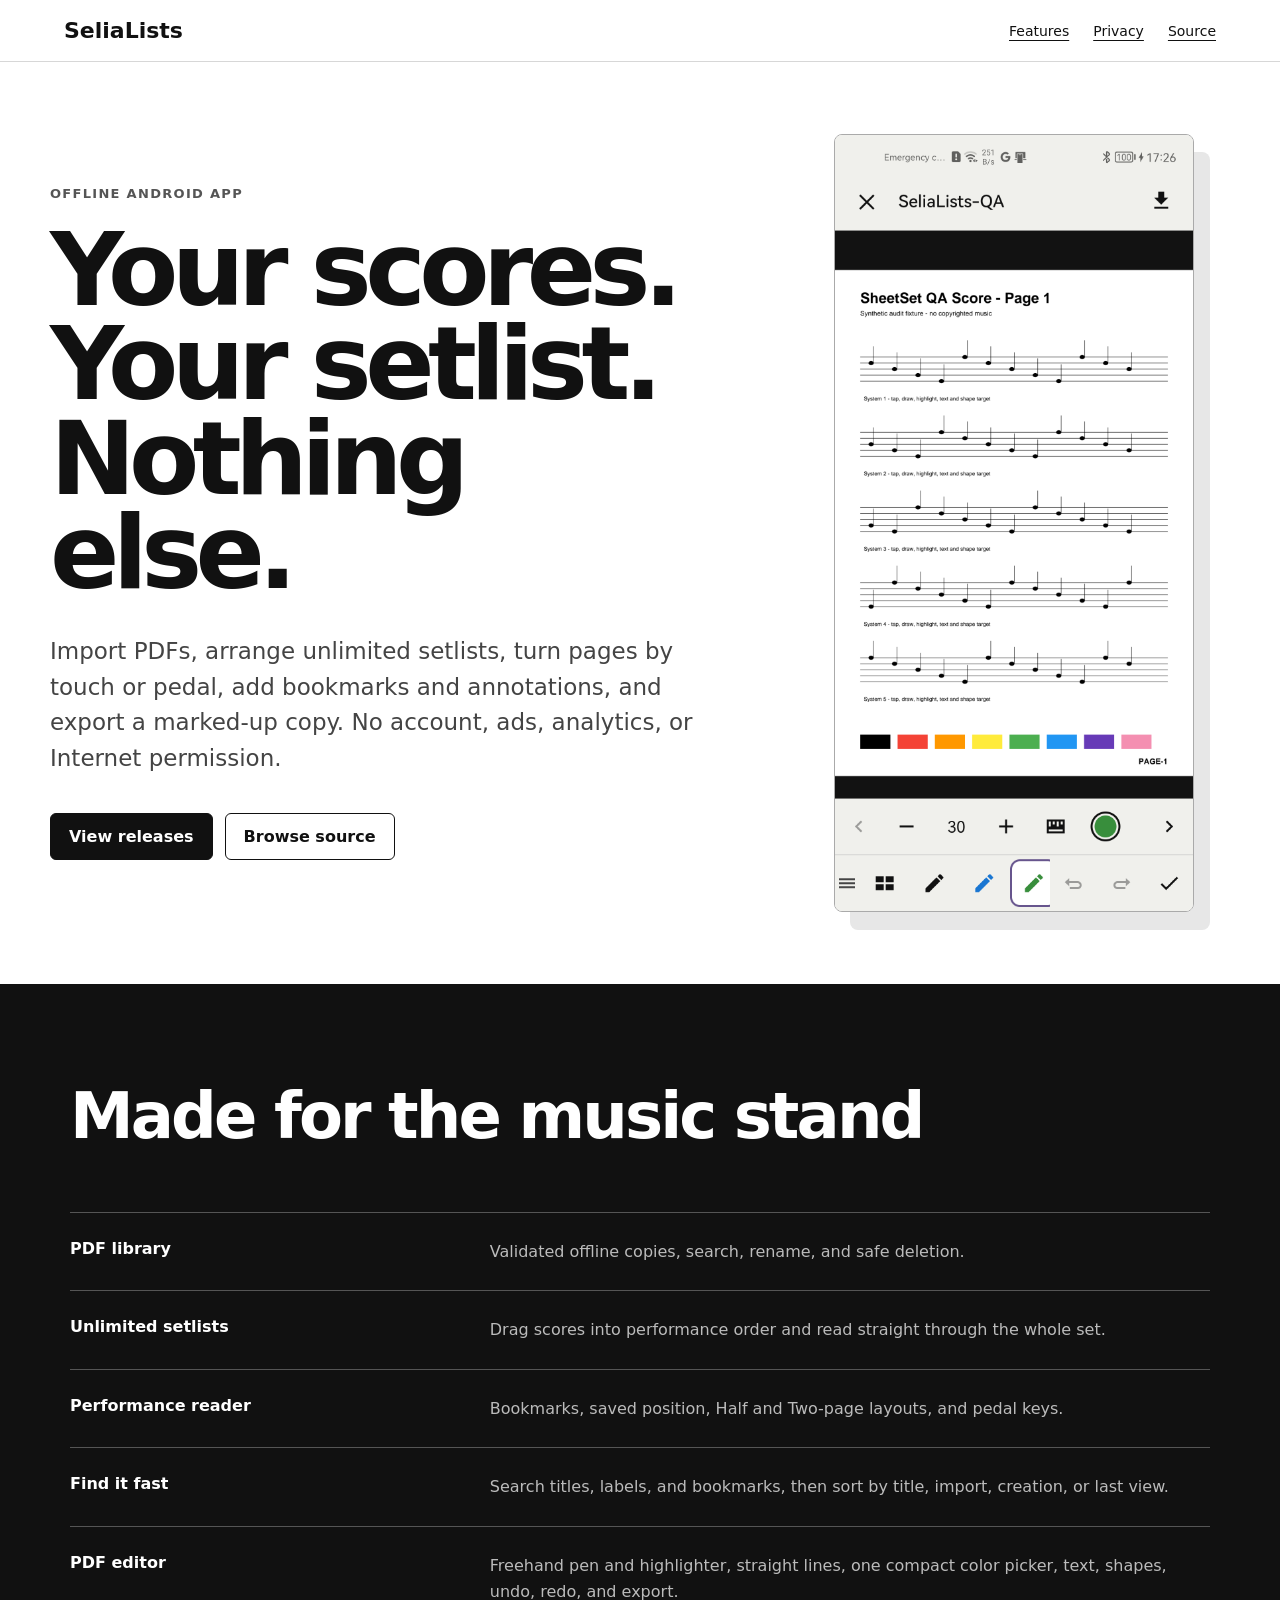
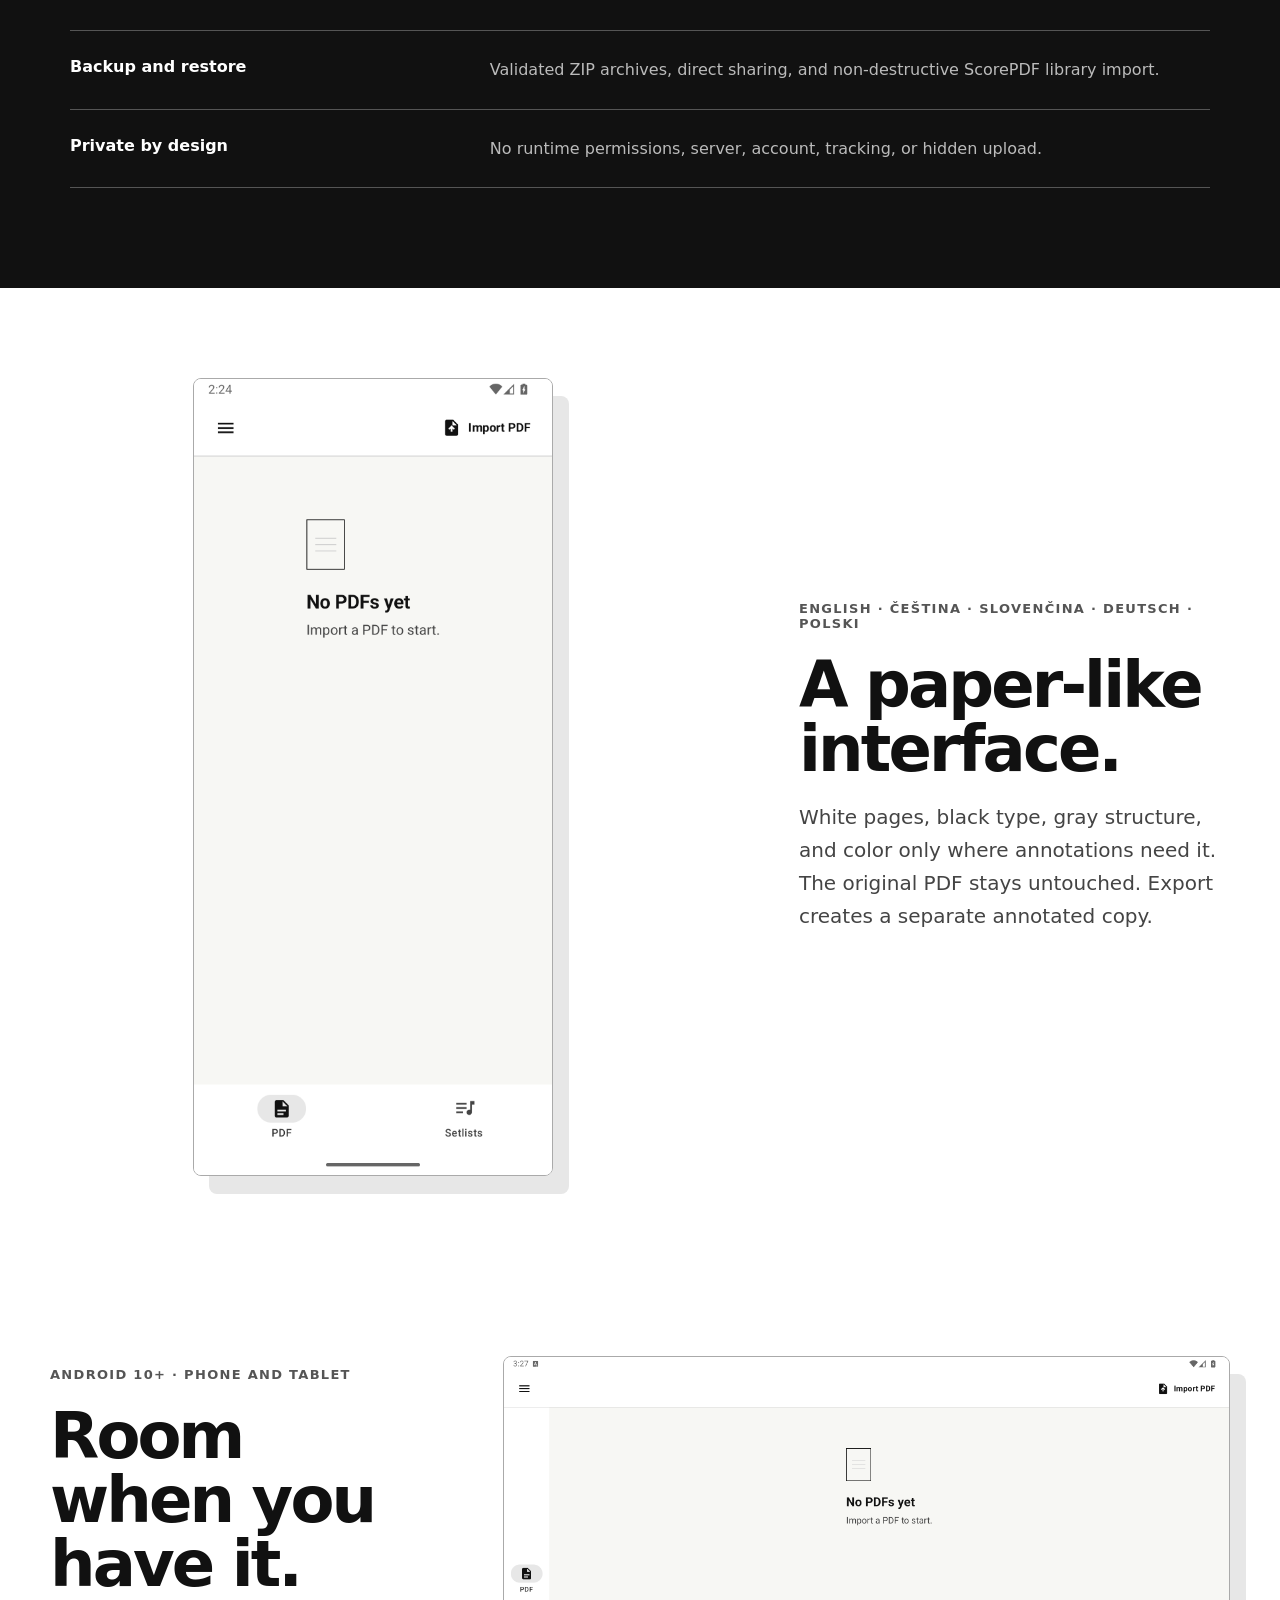
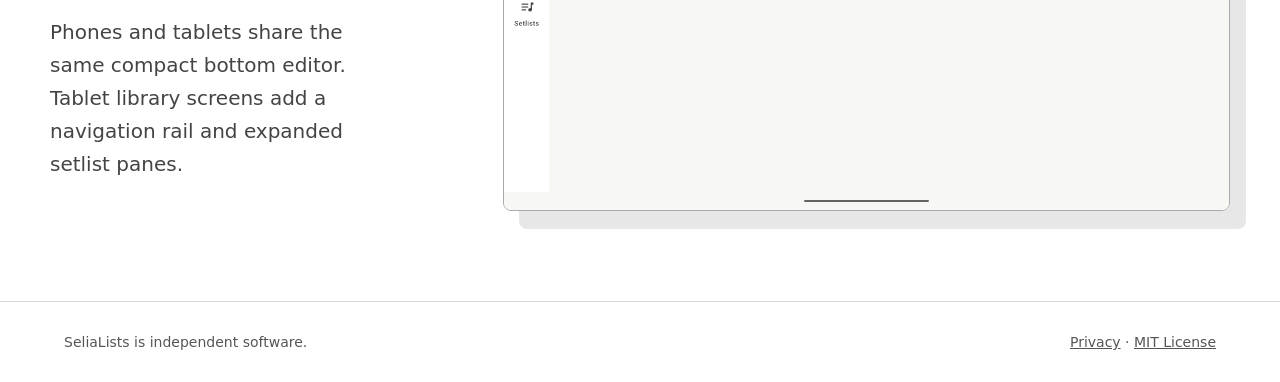
<file: site/index.html>
<!doctype html>
<html lang="en">
<head>
  <meta charset="utf-8">
  <meta name="viewport" content="width=device-width, initial-scale=1">
  <meta name="description" content="SeliaLists is an offline Android 10+ PDF organizer and annotation editor for musicians.">
  <title>SeliaLists - scores, setlists, annotations</title>
  <link rel="stylesheet" href="styles.css">
  <link rel="icon" type="image/png" href="assets/icon.png">
</head>
<body>
  <header class="masthead">
    <a class="wordmark" href="#top" aria-label="SeliaLists home">SeliaLists</a>
    <nav aria-label="Primary navigation">
      <a href="#features">Features</a>
      <a href="privacy.html">Privacy</a>
      <a href="https://github.com/Majkey25/selia-lists">Source</a>
    </nav>
  </header>

  <main id="top">
    <section class="hero">
      <div class="hero-copy">
        <p class="eyebrow">Offline Android app</p>
        <h1>Your scores.<br>Your setlist.<br>Nothing else.</h1>
        <p class="lede">Import PDFs, arrange unlimited setlists, turn pages by touch or pedal, add bookmarks and annotations, and export a marked-up copy. No account, ads, analytics, or Internet permission.</p>
        <div class="actions">
          <a class="primary" href="https://github.com/Majkey25/selia-lists/releases">View releases</a>
          <a class="secondary" href="https://github.com/Majkey25/selia-lists">Browse source</a>
        </div>
      </div>
      <img class="phone" src="assets/reader.png" alt="SeliaLists PDF editor with compact annotation tools and one color control">
    </section>

    <section id="features" class="features">
      <h2>Made for the music stand</h2>
      <dl>
        <div><dt>PDF library</dt><dd>Validated offline copies, search, rename, and safe deletion.</dd></div>
        <div><dt>Unlimited setlists</dt><dd>Drag scores into performance order and read straight through the whole set.</dd></div>
        <div><dt>Performance reader</dt><dd>Bookmarks, saved position, Half and Two-page layouts, and pedal keys.</dd></div>
        <div><dt>Find it fast</dt><dd>Search titles, labels, and bookmarks, then sort by title, import, creation, or last view.</dd></div>
        <div><dt>PDF editor</dt><dd>Freehand pen and highlighter, straight lines, one compact color picker, text, shapes, undo, redo, and export.</dd></div>
        <div><dt>Backup and restore</dt><dd>Validated ZIP archives, direct sharing, and non-destructive ScorePDF library import.</dd></div>
        <div><dt>Private by design</dt><dd>No runtime permissions, server, account, tracking, or hidden upload.</dd></div>
      </dl>
    </section>

    <section class="proof">
      <img class="phone" src="assets/home.png" alt="SeliaLists phone library with Menu and Import PDF actions">
      <div>
        <p class="eyebrow">English · Čeština · Slovenčina · Deutsch · Polski</p>
        <h2>A paper-like interface.</h2>
        <p>White pages, black type, gray structure, and color only where annotations need it. The original PDF stays untouched. Export creates a separate annotated copy.</p>
      </div>
    </section>

    <section class="tablet-proof">
      <div>
        <p class="eyebrow">Android 10+ · phone and tablet</p>
        <h2>Room when you have it.</h2>
        <p>Phones and tablets share the same compact bottom editor. Tablet library screens add a navigation rail and expanded setlist panes.</p>
      </div>
      <img class="tablet" src="assets/tablet.png" alt="SeliaLists tablet library with a left PDF and Setlists navigation rail">
    </section>
  </main>

  <footer>
    <span>SeliaLists is independent software.</span>
    <span><a href="privacy.html">Privacy</a> · <a href="https://github.com/Majkey25/selia-lists/blob/main/LICENSE">MIT License</a></span>
  </footer>
</body>
</html>
</file>
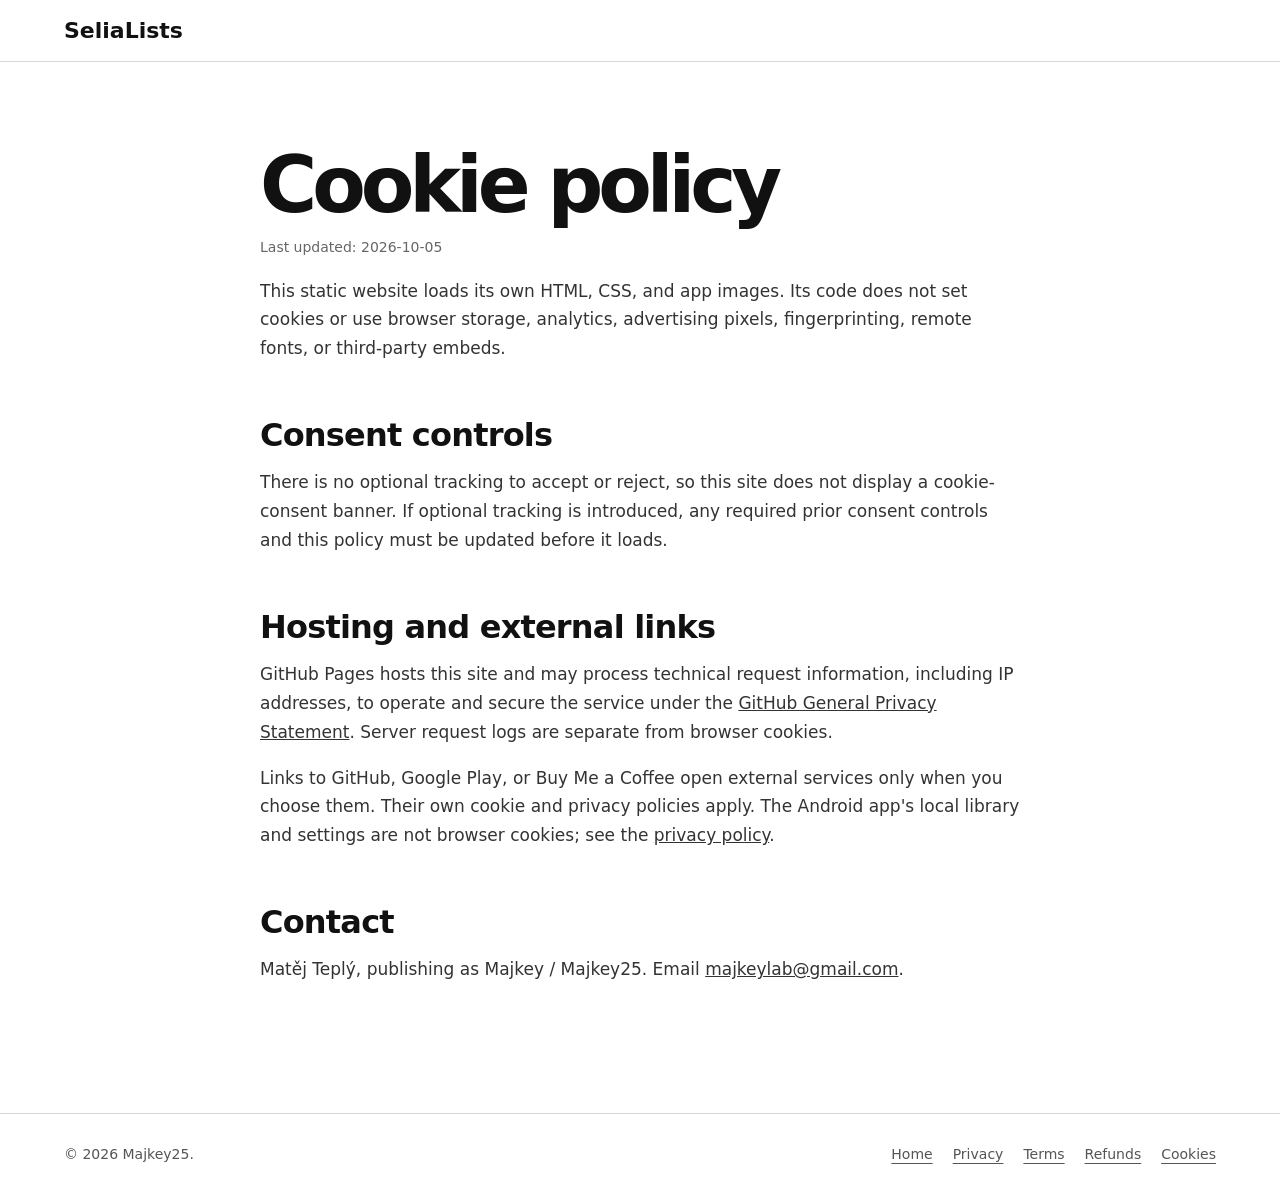
<file: site/cookies.html>
<!doctype html>
<html lang="en">
<head>
  <meta charset="utf-8">
  <meta name="viewport" content="width=device-width, initial-scale=1">
  <meta name="description" content="Cookie and browser-storage practices of the SeliaLists website.">
  <title>Cookie policy | SeliaLists</title>
  <link rel="stylesheet" href="styles.css">
</head>
<body>
  <a class="skip-link" href="#main">Skip to content</a>
  <header class="masthead"><a class="wordmark" href="index.html">SeliaLists</a></header>
  <main id="main" class="policy" tabindex="-1">
    <h1>Cookie policy</h1>
    <p class="updated">Last updated: 2026-10-05</p>
    <p>This static website loads its own HTML, CSS, and app images. Its code does not set cookies or use browser storage, analytics, advertising pixels, fingerprinting, remote fonts, or third-party embeds.</p>
    <h2>Consent controls</h2>
    <p>There is no optional tracking to accept or reject, so this site does not display a cookie-consent banner. If optional tracking is introduced, any required prior consent controls and this policy must be updated before it loads.</p>
    <h2>Hosting and external links</h2>
    <p>GitHub Pages hosts this site and may process technical request information, including IP addresses, to operate and secure the service under the <a href="https://docs.github.com/en/site-policy/privacy-policies/github-general-privacy-statement">GitHub General Privacy Statement</a>. Server request logs are separate from browser cookies.</p>
    <p>Links to GitHub, Google Play, or Buy Me a Coffee open external services only when you choose them. Their own cookie and privacy policies apply. The Android app's local library and settings are not browser cookies; see the <a href="privacy.html">privacy policy</a>.</p>
    <h2>Contact</h2>
    <p>Matěj Teplý, publishing as Majkey / Majkey25. Email <a href="mailto:majkeylab@gmail.com">majkeylab@gmail.com</a>.</p>
  </main>
  <footer><span>© 2026 Majkey25.</span><nav class="policy-links" aria-label="Policies"><a href="index.html">Home</a><a href="privacy.html">Privacy</a><a href="terms.html">Terms</a><a href="refunds.html">Refunds</a><a href="cookies.html">Cookies</a></nav></footer>
</body>
</html>
</file>
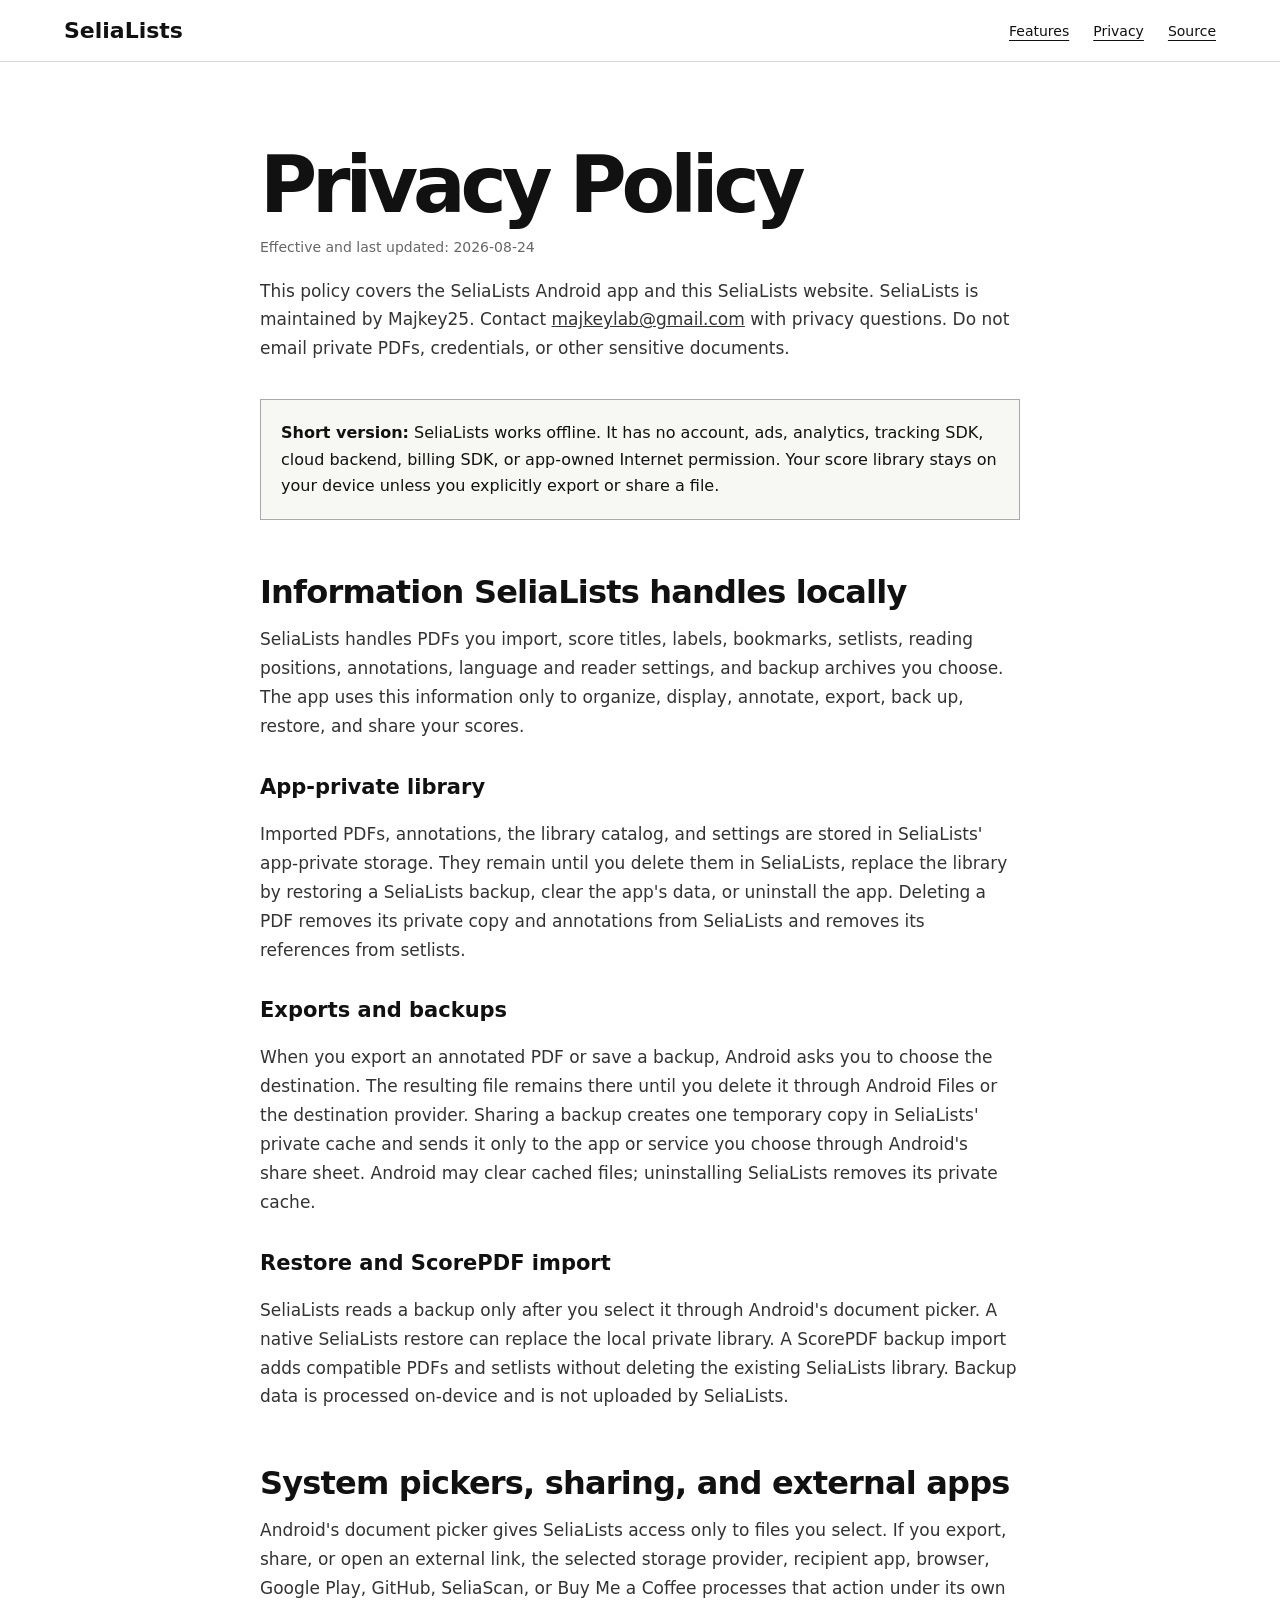
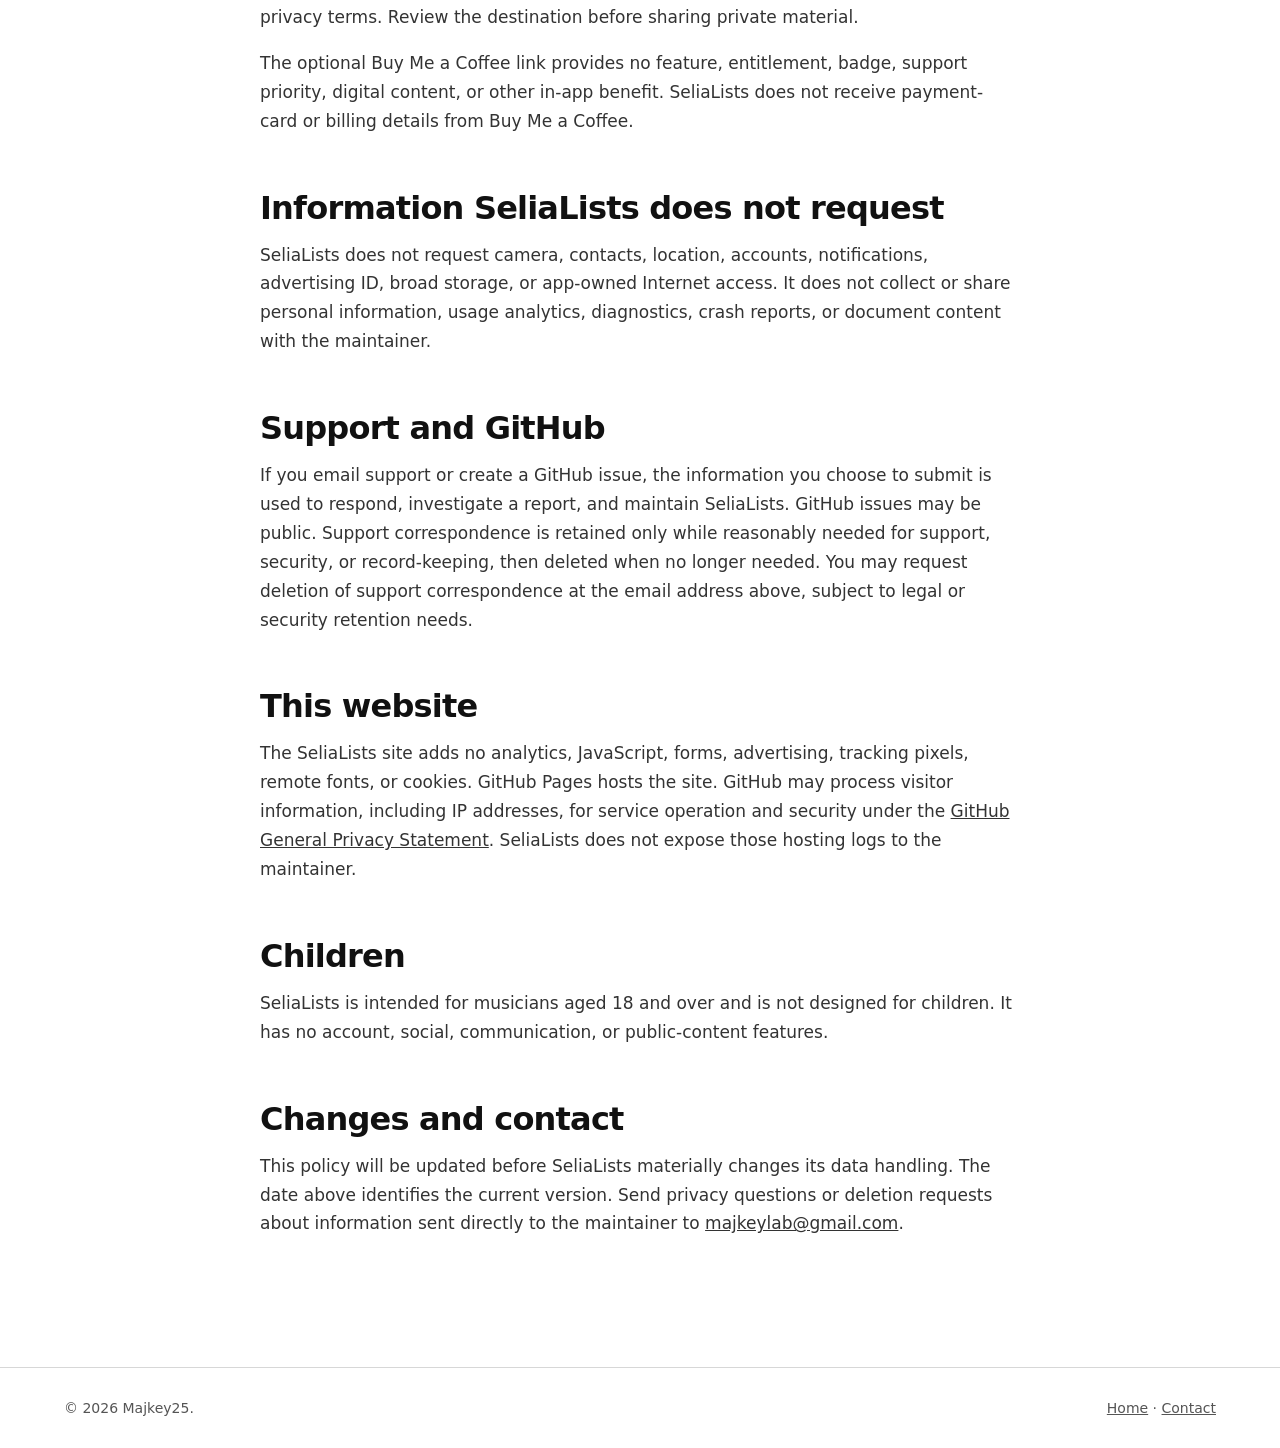
<file: site/privacy.html>
<!doctype html>
<html lang="en">
<head>
  <meta charset="utf-8">
  <meta name="viewport" content="width=device-width, initial-scale=1">
  <meta name="description" content="Privacy Policy for the SeliaLists Android app and website.">
  <title>Privacy Policy — SeliaLists</title>
  <link rel="stylesheet" href="styles.css">
  <link rel="icon" type="image/png" href="assets/icon.png">
</head>
<body>
  <a class="skip-link" href="#main">Skip to content</a>
  <header class="masthead">
    <a class="wordmark" href="index.html">SeliaLists</a>
    <nav aria-label="Primary navigation">
      <a href="index.html#features">Features</a>
      <a href="privacy.html" aria-current="page">Privacy</a>
      <a href="https://github.com/Majkey25/selia-lists">Source</a>
    </nav>
  </header>

  <main id="main" class="policy">
    <h1>Privacy Policy</h1>
    <p class="updated">Effective and last updated: 2026-08-24</p>

    <p>This policy covers the SeliaLists Android app and this SeliaLists website. SeliaLists is maintained by Majkey25. Contact <a href="mailto:majkeylab@gmail.com">majkeylab@gmail.com</a> with privacy questions. Do not email private PDFs, credentials, or other sensitive documents.</p>

    <div class="notice"><strong>Short version:</strong> SeliaLists works offline. It has no account, ads, analytics, tracking SDK, cloud backend, billing SDK, or app-owned Internet permission. Your score library stays on your device unless you explicitly export or share a file.</div>

    <h2>Information SeliaLists handles locally</h2>
    <p>SeliaLists handles PDFs you import, score titles, labels, bookmarks, setlists, reading positions, annotations, language and reader settings, and backup archives you choose. The app uses this information only to organize, display, annotate, export, back up, restore, and share your scores.</p>

    <h3>App-private library</h3>
    <p>Imported PDFs, annotations, the library catalog, and settings are stored in SeliaLists' app-private storage. They remain until you delete them in SeliaLists, replace the library by restoring a SeliaLists backup, clear the app's data, or uninstall the app. Deleting a PDF removes its private copy and annotations from SeliaLists and removes its references from setlists.</p>

    <h3>Exports and backups</h3>
    <p>When you export an annotated PDF or save a backup, Android asks you to choose the destination. The resulting file remains there until you delete it through Android Files or the destination provider. Sharing a backup creates one temporary copy in SeliaLists' private cache and sends it only to the app or service you choose through Android's share sheet. Android may clear cached files; uninstalling SeliaLists removes its private cache.</p>

    <h3>Restore and ScorePDF import</h3>
    <p>SeliaLists reads a backup only after you select it through Android's document picker. A native SeliaLists restore can replace the local private library. A ScorePDF backup import adds compatible PDFs and setlists without deleting the existing SeliaLists library. Backup data is processed on-device and is not uploaded by SeliaLists.</p>

    <h2>System pickers, sharing, and external apps</h2>
    <p>Android's document picker gives SeliaLists access only to files you select. If you export, share, or open an external link, the selected storage provider, recipient app, browser, Google Play, GitHub, SeliaScan, or Buy Me a Coffee processes that action under its own privacy terms. Review the destination before sharing private material.</p>

    <p>The optional Buy Me a Coffee link provides no feature, entitlement, badge, support priority, digital content, or other in-app benefit. SeliaLists does not receive payment-card or billing details from Buy Me a Coffee.</p>

    <h2>Information SeliaLists does not request</h2>
    <p>SeliaLists does not request camera, contacts, location, accounts, notifications, advertising ID, broad storage, or app-owned Internet access. It does not collect or share personal information, usage analytics, diagnostics, crash reports, or document content with the maintainer.</p>

    <h2>Support and GitHub</h2>
    <p>If you email support or create a GitHub issue, the information you choose to submit is used to respond, investigate a report, and maintain SeliaLists. GitHub issues may be public. Support correspondence is retained only while reasonably needed for support, security, or record-keeping, then deleted when no longer needed. You may request deletion of support correspondence at the email address above, subject to legal or security retention needs.</p>

    <h2>This website</h2>
    <p>The SeliaLists site adds no analytics, JavaScript, forms, advertising, tracking pixels, remote fonts, or cookies. GitHub Pages hosts the site. GitHub may process visitor information, including IP addresses, for service operation and security under the <a href="https://docs.github.com/en/site-policy/privacy-policies/github-general-privacy-statement">GitHub General Privacy Statement</a>. SeliaLists does not expose those hosting logs to the maintainer.</p>

    <h2>Children</h2>
    <p>SeliaLists is intended for musicians aged 18 and over and is not designed for children. It has no account, social, communication, or public-content features.</p>

    <h2>Changes and contact</h2>
    <p>This policy will be updated before SeliaLists materially changes its data handling. The date above identifies the current version. Send privacy questions or deletion requests about information sent directly to the maintainer to <a href="mailto:majkeylab@gmail.com">majkeylab@gmail.com</a>.</p>
  </main>

  <footer>
    <span>© 2026 Majkey25.</span>
    <span><a href="index.html">Home</a> · <a href="mailto:majkeylab@gmail.com">Contact</a></span>
  </footer>
</body>
</html>
</file>
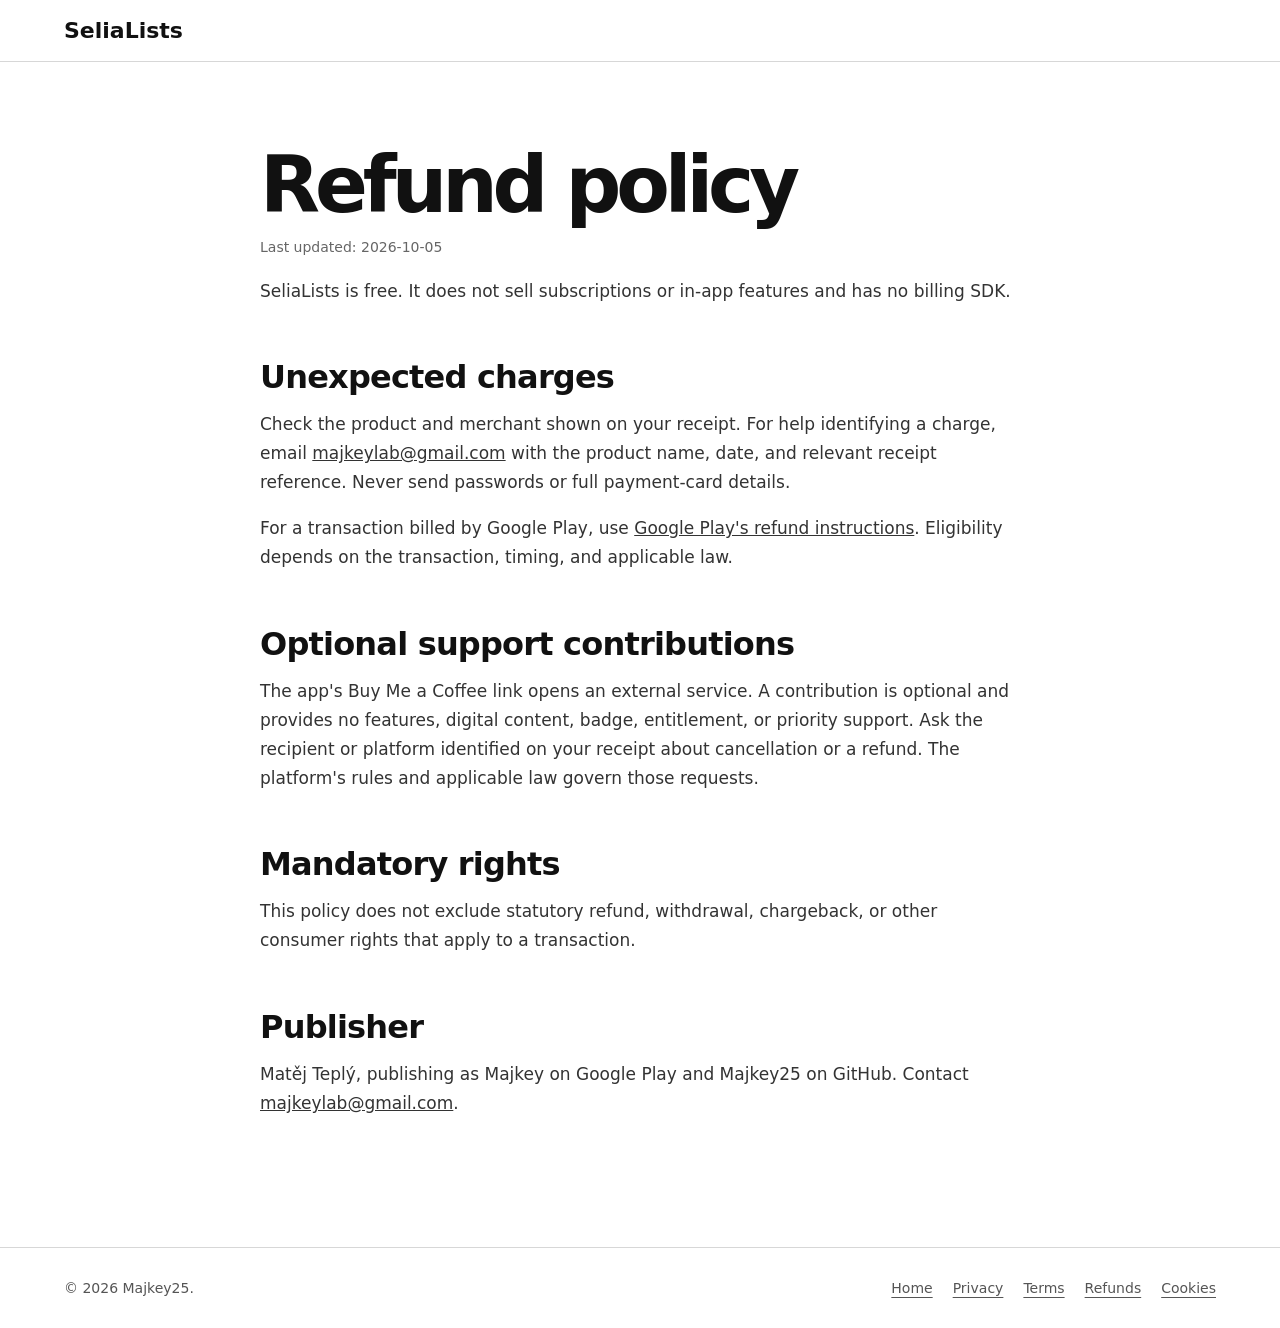
<file: site/refunds.html>
<!doctype html>
<html lang="en">
<head>
  <meta charset="utf-8">
  <meta name="viewport" content="width=device-width, initial-scale=1">
  <meta name="description" content="SeliaLists pricing, optional contributions, and refund requests.">
  <title>Refund policy | SeliaLists</title>
  <link rel="stylesheet" href="styles.css">
</head>
<body>
  <a class="skip-link" href="#main">Skip to content</a>
  <header class="masthead"><a class="wordmark" href="index.html">SeliaLists</a></header>
  <main id="main" class="policy" tabindex="-1">
    <h1>Refund policy</h1>
    <p class="updated">Last updated: 2026-10-05</p>
    <p>SeliaLists is free. It does not sell subscriptions or in-app features and has no billing SDK.</p>
    <h2>Unexpected charges</h2>
    <p>Check the product and merchant shown on your receipt. For help identifying a charge, email <a href="mailto:majkeylab@gmail.com">majkeylab@gmail.com</a> with the product name, date, and relevant receipt reference. Never send passwords or full payment-card details.</p>
    <p>For a transaction billed by Google Play, use <a href="https://support.google.com/googleplay/answer/2479637">Google Play's refund instructions</a>. Eligibility depends on the transaction, timing, and applicable law.</p>
    <h2>Optional support contributions</h2>
    <p>The app's Buy Me a Coffee link opens an external service. A contribution is optional and provides no features, digital content, badge, entitlement, or priority support. Ask the recipient or platform identified on your receipt about cancellation or a refund. The platform's rules and applicable law govern those requests.</p>
    <h2>Mandatory rights</h2>
    <p>This policy does not exclude statutory refund, withdrawal, chargeback, or other consumer rights that apply to a transaction.</p>
    <h2>Publisher</h2>
    <p>Matěj Teplý, publishing as Majkey on Google Play and Majkey25 on GitHub. Contact <a href="mailto:majkeylab@gmail.com">majkeylab@gmail.com</a>.</p>
  </main>
  <footer><span>© 2026 Majkey25.</span><nav class="policy-links" aria-label="Policies"><a href="index.html">Home</a><a href="privacy.html">Privacy</a><a href="terms.html">Terms</a><a href="refunds.html">Refunds</a><a href="cookies.html">Cookies</a></nav></footer>
</body>
</html>
</file>
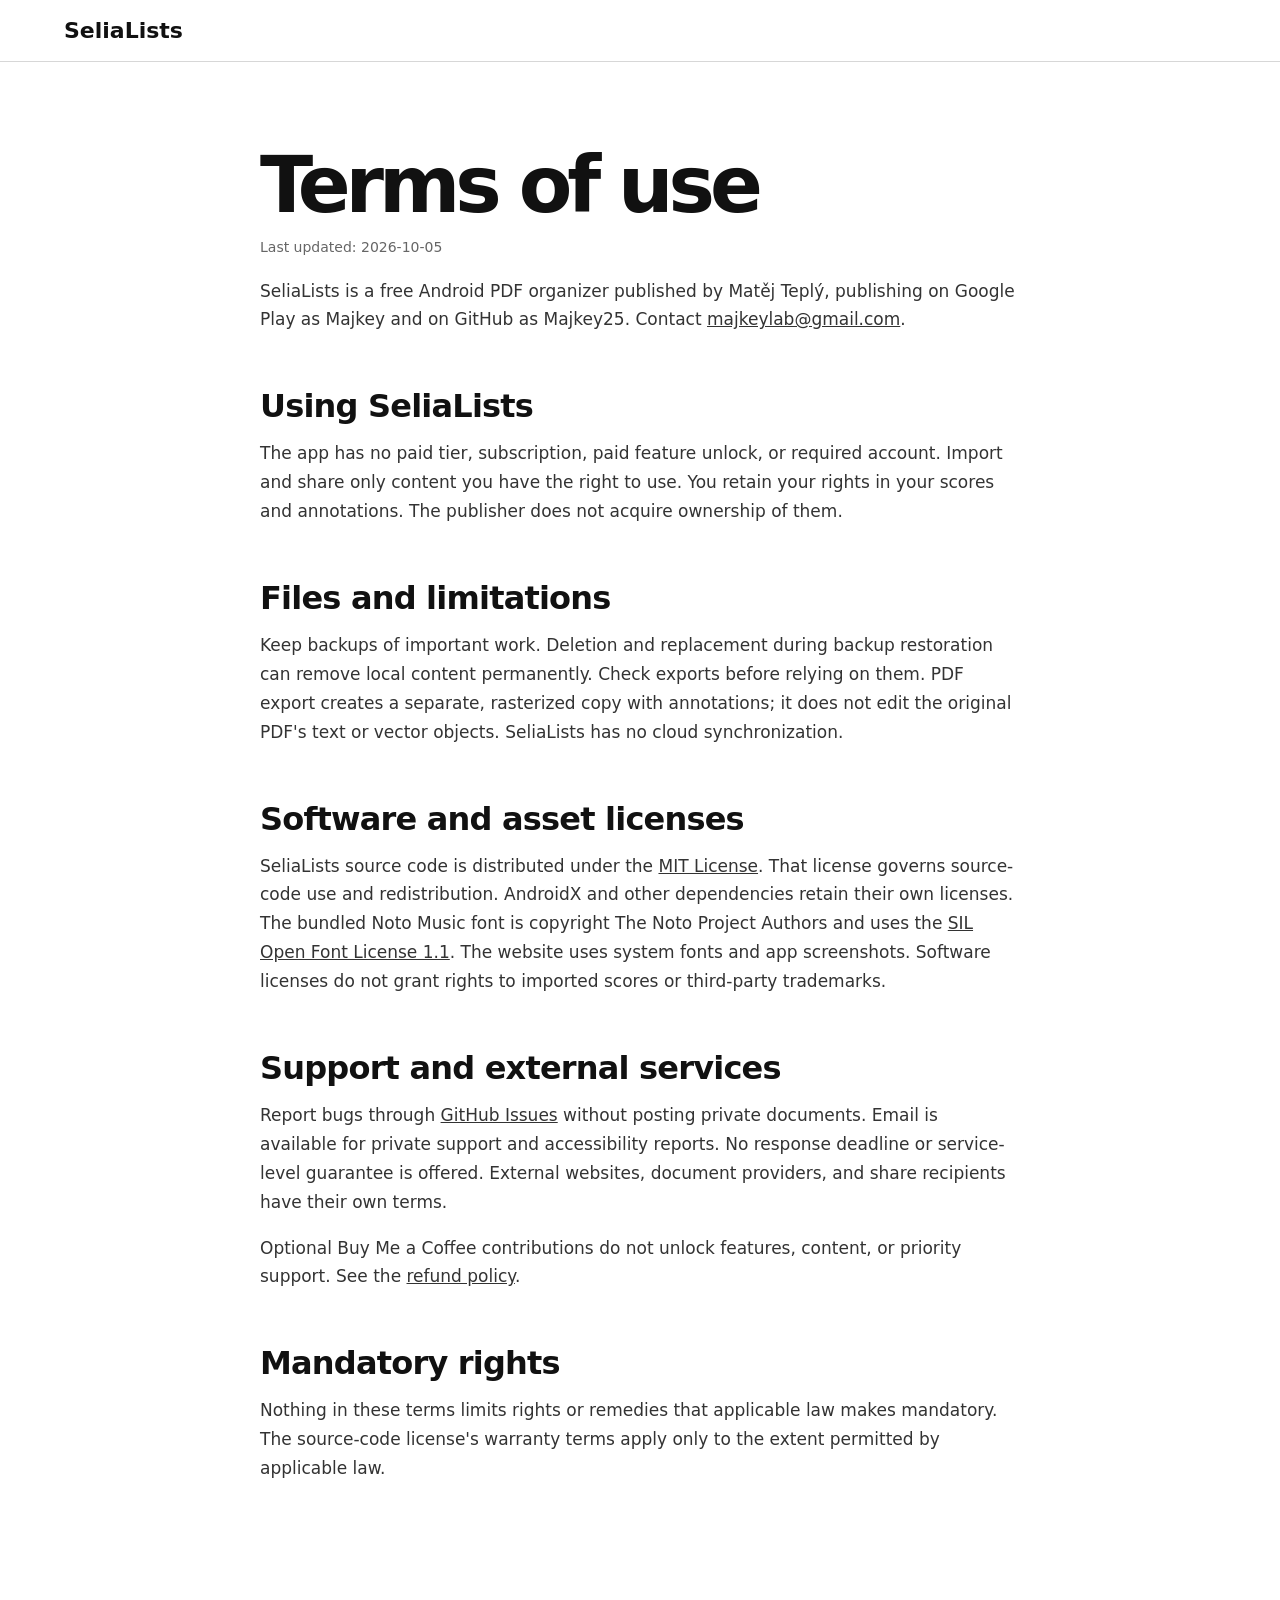
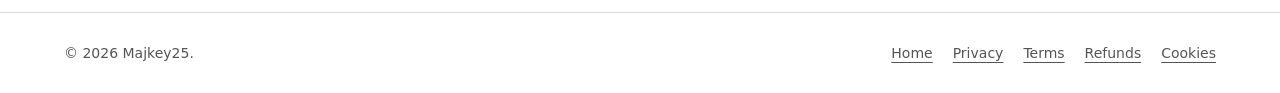
<file: site/terms.html>
<!doctype html>
<html lang="en">
<head>
  <meta charset="utf-8">
  <meta name="viewport" content="width=device-width, initial-scale=1">
  <meta name="description" content="Terms of use for SeliaLists.">
  <title>Terms of use | SeliaLists</title>
  <link rel="stylesheet" href="styles.css">
</head>
<body>
  <a class="skip-link" href="#main">Skip to content</a>
  <header class="masthead"><a class="wordmark" href="index.html">SeliaLists</a></header>
  <main id="main" class="policy" tabindex="-1">
    <h1>Terms of use</h1>
    <p class="updated">Last updated: 2026-10-05</p>
    <p>SeliaLists is a free Android PDF organizer published by Matěj Teplý, publishing on Google Play as Majkey and on GitHub as Majkey25. Contact <a href="mailto:majkeylab@gmail.com">majkeylab@gmail.com</a>.</p>
    <h2>Using SeliaLists</h2>
    <p>The app has no paid tier, subscription, paid feature unlock, or required account. Import and share only content you have the right to use. You retain your rights in your scores and annotations. The publisher does not acquire ownership of them.</p>
    <h2>Files and limitations</h2>
    <p>Keep backups of important work. Deletion and replacement during backup restoration can remove local content permanently. Check exports before relying on them. PDF export creates a separate, rasterized copy with annotations; it does not edit the original PDF's text or vector objects. SeliaLists has no cloud synchronization.</p>
    <h2>Software and asset licenses</h2>
    <p>SeliaLists source code is distributed under the <a href="https://github.com/Majkey25/SheetSet/blob/main/LICENSE">MIT License</a>. That license governs source-code use and redistribution. AndroidX and other dependencies retain their own licenses. The bundled Noto Music font is copyright The Noto Project Authors and uses the <a href="https://github.com/Majkey25/SheetSet/blob/main/third_party/NotoMusic-OFL.txt">SIL Open Font License 1.1</a>. The website uses system fonts and app screenshots. Software licenses do not grant rights to imported scores or third-party trademarks.</p>
    <h2>Support and external services</h2>
    <p>Report bugs through <a href="https://github.com/Majkey25/SheetSet/issues">GitHub Issues</a> without posting private documents. Email is available for private support and accessibility reports. No response deadline or service-level guarantee is offered. External websites, document providers, and share recipients have their own terms.</p>
    <p>Optional Buy Me a Coffee contributions do not unlock features, content, or priority support. See the <a href="refunds.html">refund policy</a>.</p>
    <h2>Mandatory rights</h2>
    <p>Nothing in these terms limits rights or remedies that applicable law makes mandatory. The source-code license's warranty terms apply only to the extent permitted by applicable law.</p>
  </main>
  <footer><span>© 2026 Majkey25.</span><nav class="policy-links" aria-label="Policies"><a href="index.html">Home</a><a href="privacy.html">Privacy</a><a href="terms.html">Terms</a><a href="refunds.html">Refunds</a><a href="cookies.html">Cookies</a></nav></footer>
</body>
</html>
</file>
<file: site/styles.css>
:root {
  color-scheme: light;
  font-family: Inter, ui-sans-serif, system-ui, -apple-system, BlinkMacSystemFont, "Segoe UI", sans-serif;
  color: #111;
  background: #fff;
  font-synthesis: none;
}

* { box-sizing: border-box; }
html { scroll-behavior: smooth; }
body { margin: 0; }
a { color: inherit; }
a:focus-visible { outline: 3px solid currentColor; outline-offset: 4px; }
.skip-link { position: fixed; left: 16px; top: -80px; z-index: 4; padding: 10px 14px; color: #fff; background: #111; }
.skip-link:focus { top: 16px; }

.masthead {
  position: sticky;
  top: 0;
  z-index: 2;
  display: flex;
  align-items: center;
  justify-content: space-between;
  padding: 18px clamp(20px, 5vw, 72px);
  background: rgba(255, 255, 255, 0.96);
  border-bottom: 1px solid #d7d7d7;
}

.wordmark { font-size: 22px; font-weight: 750; text-decoration: none; }
nav { display: flex; gap: 24px; }
nav a { font-size: 14px; text-underline-offset: 4px; }
.policy-links { flex-wrap: wrap; gap: 12px 20px; }

main { overflow: hidden; }
.hero, .proof, .tablet-proof {
  width: min(1180px, calc(100% - 40px));
  margin: 0 auto;
  display: grid;
  grid-template-columns: minmax(0, 1.2fr) minmax(260px, 0.8fr);
  align-items: center;
  gap: clamp(48px, 8vw, 120px);
}

.hero { min-height: 760px; padding: 72px 0; }
.hero-copy { max-width: 720px; }
.eyebrow { margin: 0 0 22px; color: #555; font-size: 13px; font-weight: 700; letter-spacing: 0.1em; text-transform: uppercase; }
h1 { margin: 0; font-size: clamp(54px, 8vw, 104px); line-height: 0.92; letter-spacing: -0.065em; }
.lede { max-width: 650px; margin: 34px 0 0; color: #444; font-size: clamp(18px, 2vw, 23px); line-height: 1.55; }
.actions { display: flex; flex-wrap: wrap; gap: 12px; margin-top: 36px; }
.actions a { padding: 13px 18px; border: 1px solid #111; border-radius: 6px; font-weight: 650; text-decoration: none; }
.actions .primary { color: #fff; background: #111; }
.actions a:hover, .actions a:focus-visible { outline: 3px solid #aaa; outline-offset: 3px; }

.phone { display: block; width: min(100%, 360px); margin: 0 auto; border: 1px solid #aaa; border-radius: 8px; box-shadow: 16px 18px 0 #e7e7e7; }

.features { padding: 100px max(20px, calc((100vw - 1140px) / 2)); color: #fff; background: #111; }
h2 { margin: 0; font-size: clamp(38px, 5vw, 68px); letter-spacing: -0.045em; line-height: 1; }
dl { margin: 64px 0 0; border-top: 1px solid #555; }
dl div { display: grid; grid-template-columns: 0.7fr 1.3fr; gap: 32px; padding: 26px 0; border-bottom: 1px solid #555; }
dt { font-weight: 750; }
dd { margin: 0; color: #bbb; line-height: 1.6; }

.proof { min-height: 700px; padding: 90px 0; }
.proof p:not(.eyebrow), .tablet-proof p:not(.eyebrow) { max-width: 600px; color: #444; font-size: 20px; line-height: 1.65; }

.tablet-proof { min-height: 620px; padding: 90px 0; grid-template-columns: minmax(260px, 0.65fr) minmax(0, 1.35fr); }
.tablet { display: block; width: 100%; border: 1px solid #aaa; border-radius: 8px; box-shadow: 16px 18px 0 #e7e7e7; }

footer { display: flex; justify-content: space-between; gap: 24px; padding: 32px clamp(20px, 5vw, 72px); border-top: 1px solid #d7d7d7; color: #555; font-size: 14px; }

.policy { width: min(760px, calc(100% - 40px)); margin: 0 auto; padding: 88px 0 112px; overflow: visible; }
.policy h1 { font-size: clamp(48px, 8vw, 78px); }
.policy h2 { margin-top: 56px; font-size: 32px; letter-spacing: -0.025em; }
.policy h3 { margin-top: 34px; font-size: 21px; }
.policy p { color: #333; font-size: 17px; line-height: 1.7; }
.policy a { overflow-wrap: anywhere; }
.policy .updated { color: #666; font-size: 14px; }
.notice { margin: 36px 0; padding: 20px; border: 1px solid #aaa; background: #f7f7f4; line-height: 1.65; }

@media (max-width: 760px) {
  .masthead nav a:first-child { display: none; }
  .hero, .proof, .tablet-proof { grid-template-columns: 1fr; }
  .hero { padding-top: 52px; }
  .phone { width: min(76vw, 320px); }
  dl div { grid-template-columns: 1fr; gap: 10px; }
  .proof { padding: 72px 0; }
  .proof .phone { order: 2; }
  .tablet-proof { padding: 72px 0; }
  footer { flex-direction: column; }
}

@media (prefers-reduced-motion: reduce) {
  html { scroll-behavior: auto; }
}
</file>
